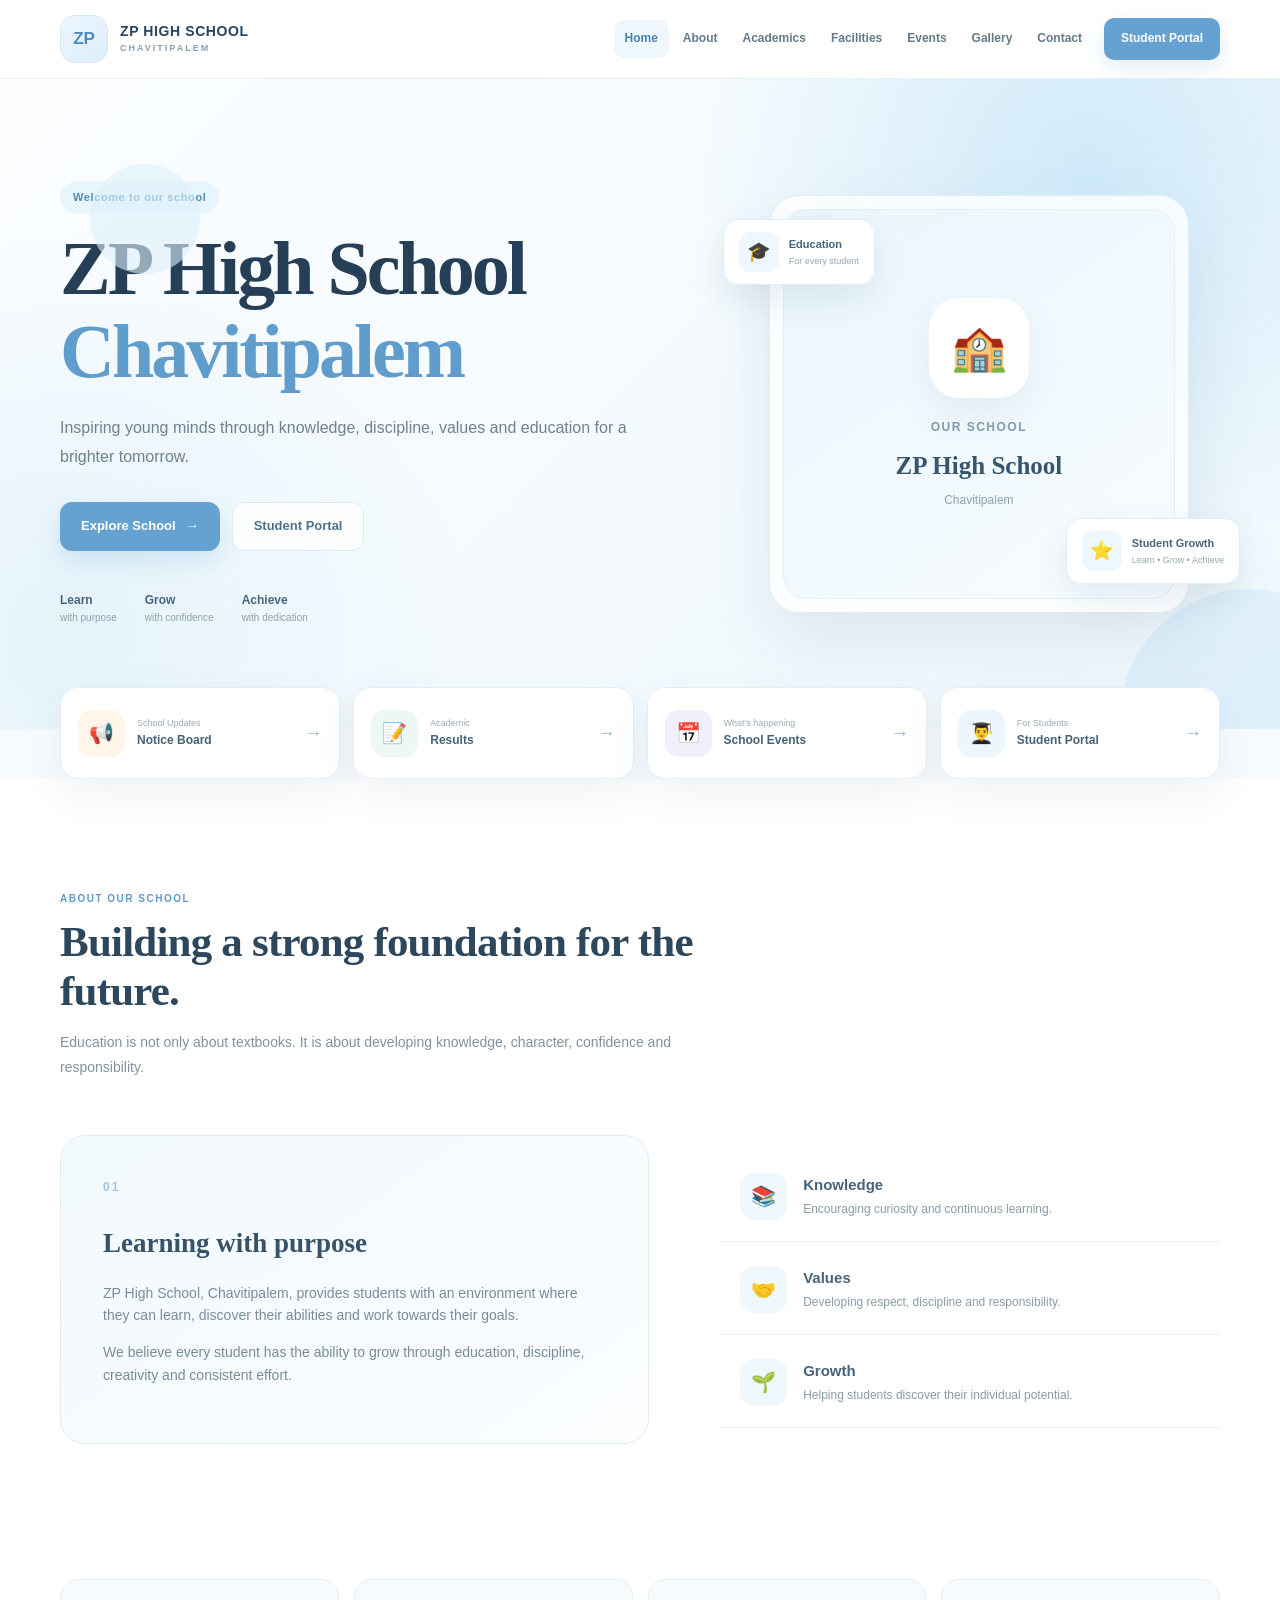
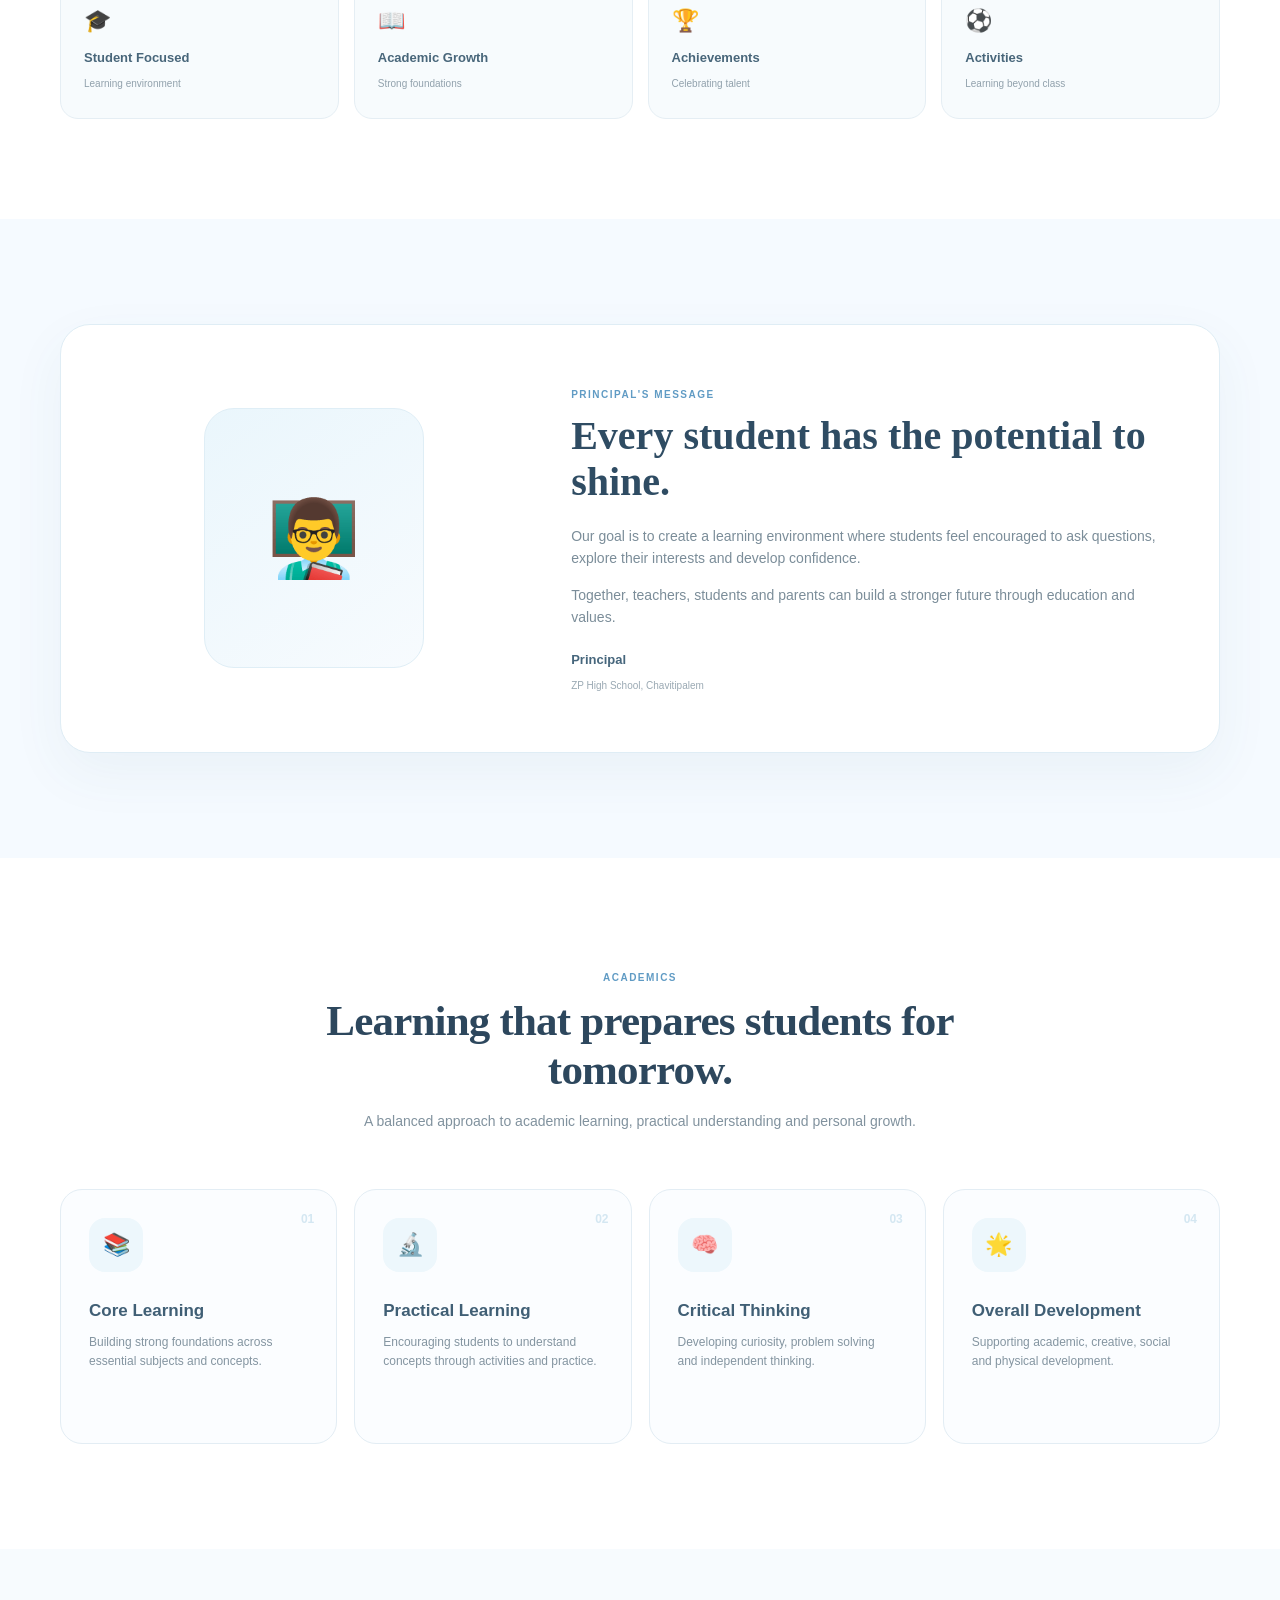
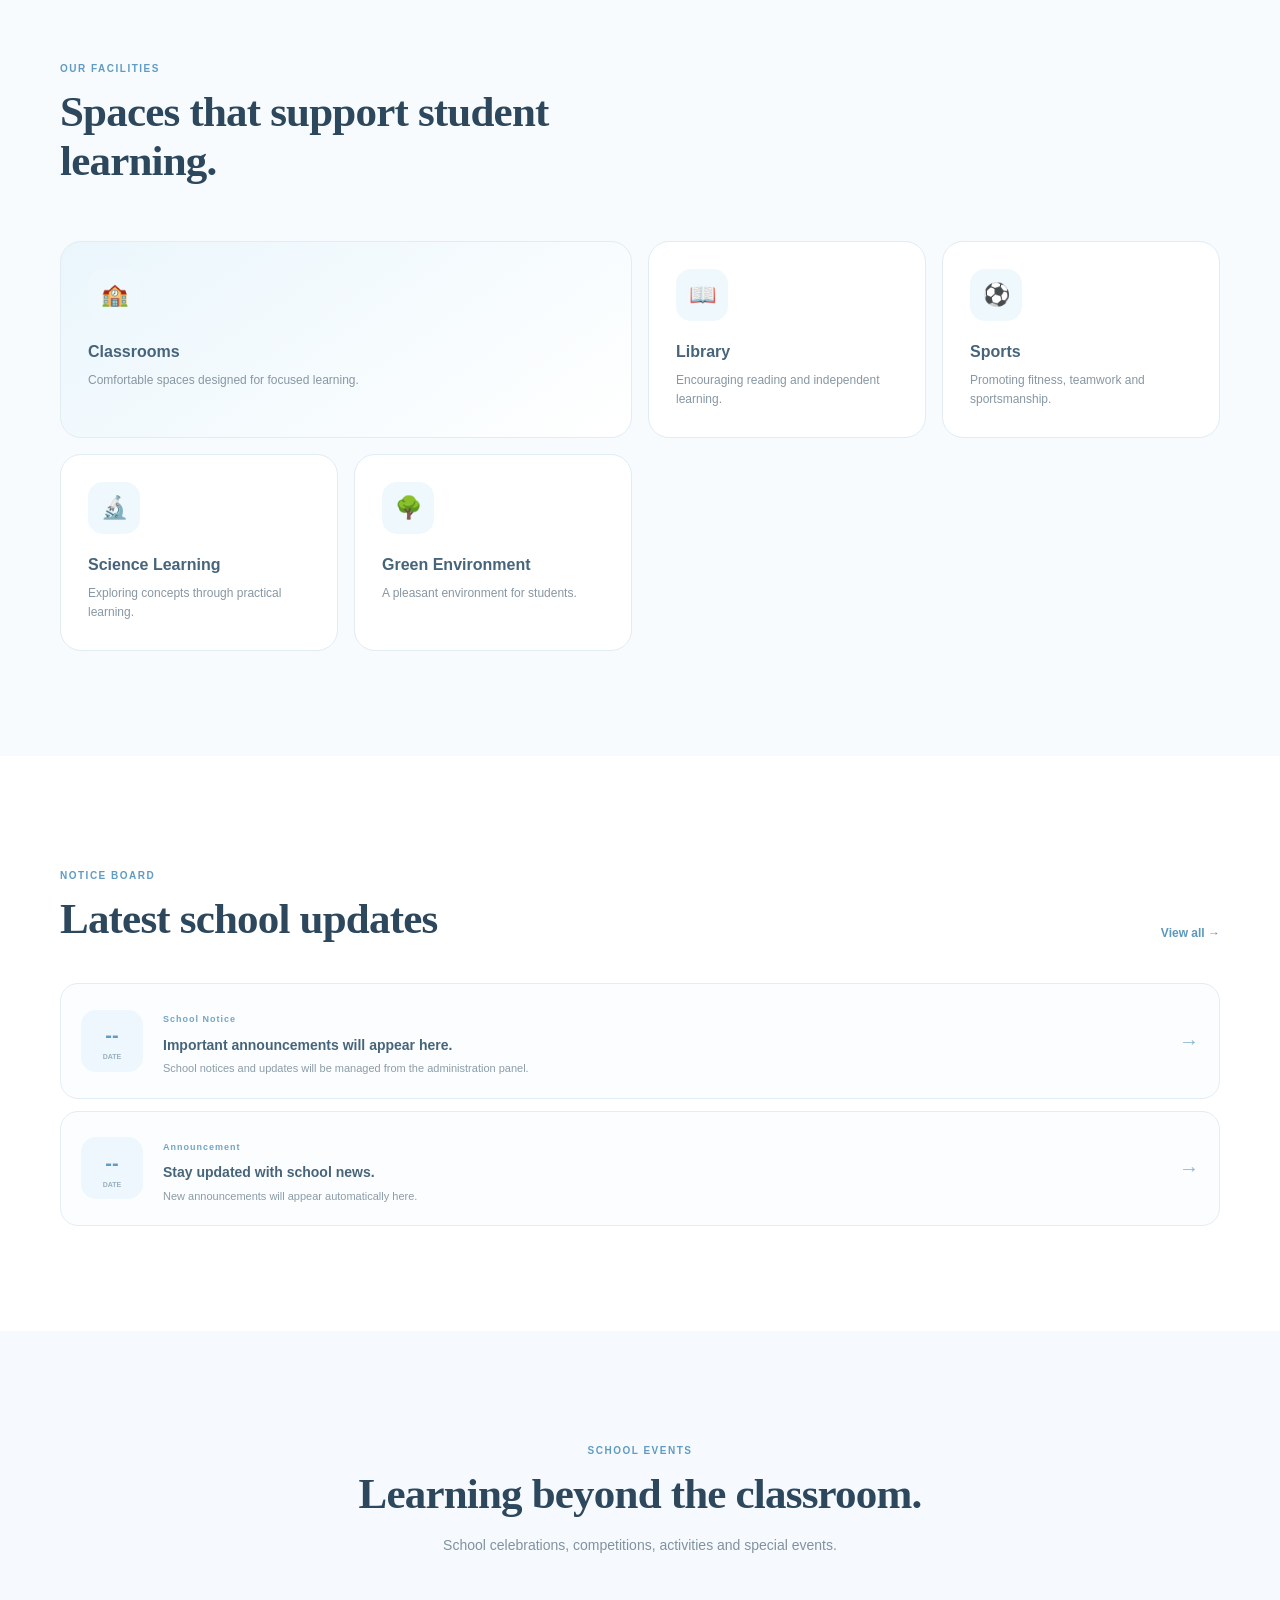
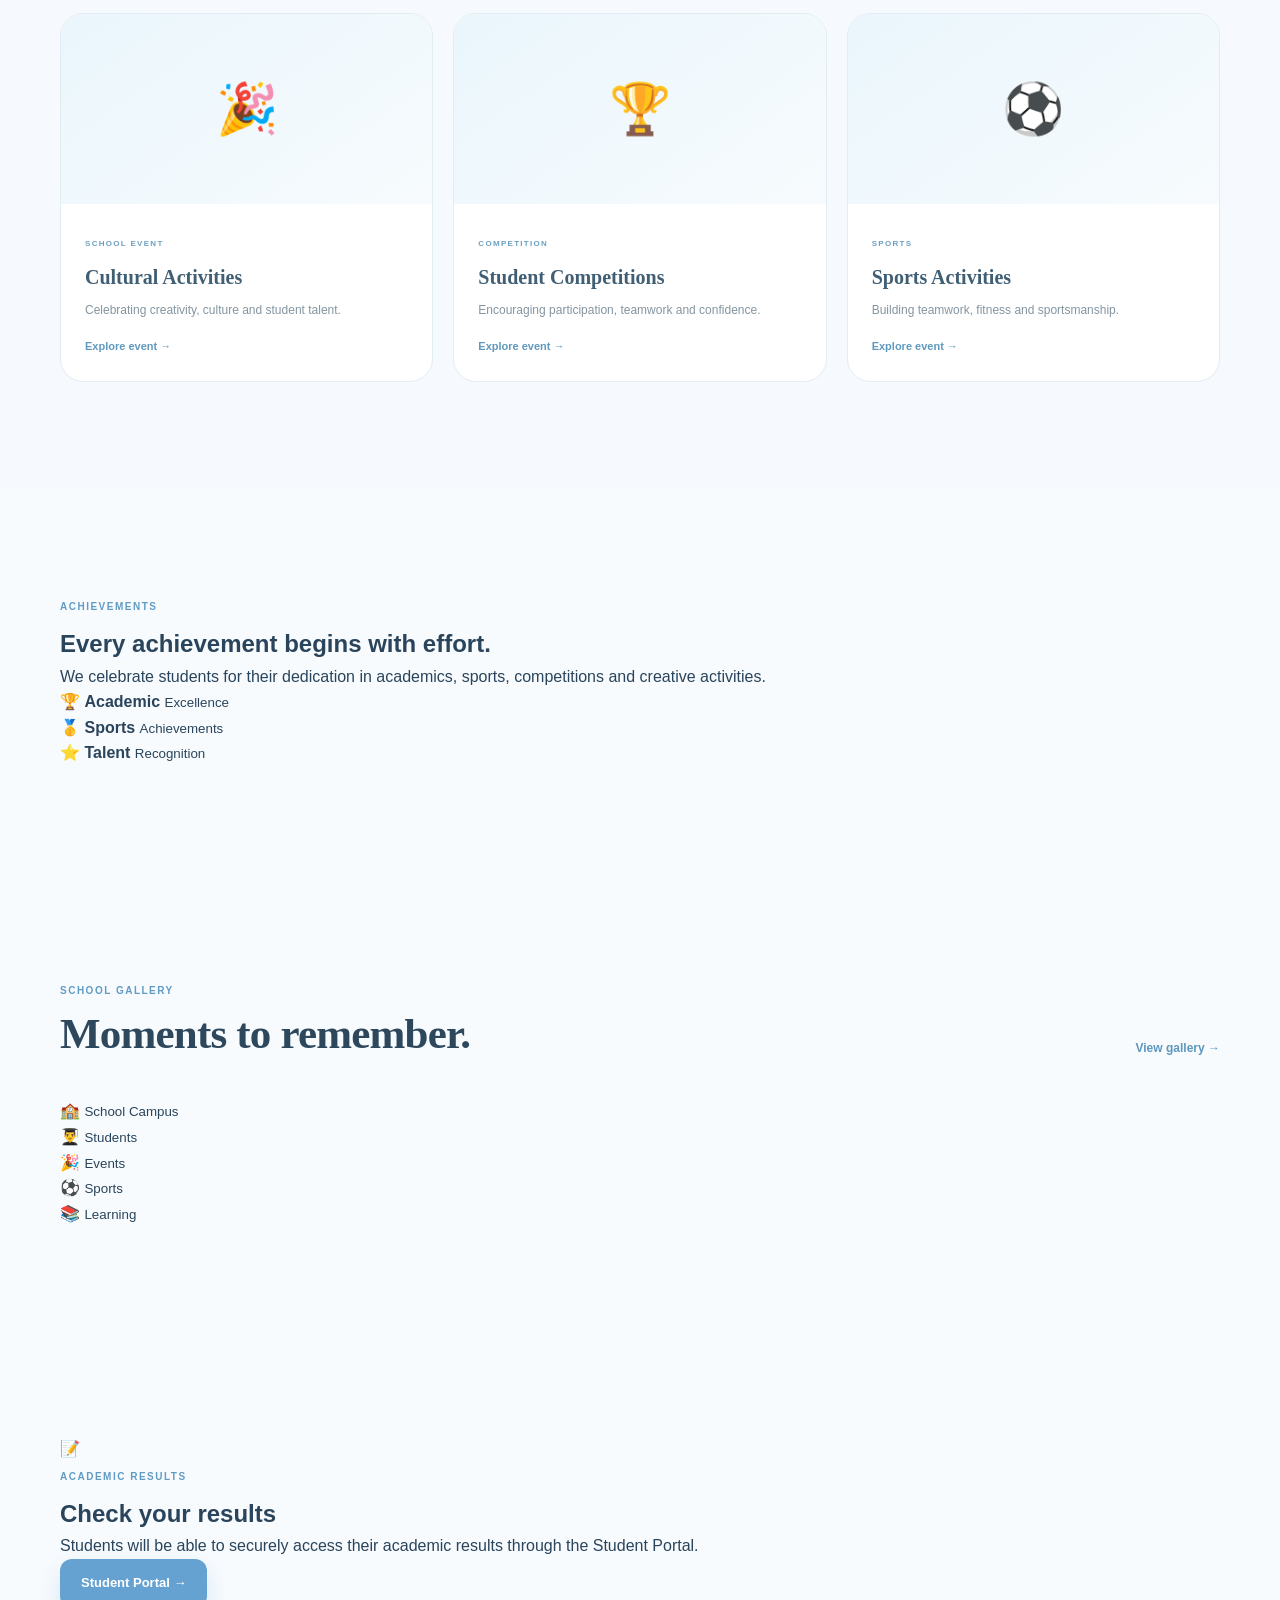
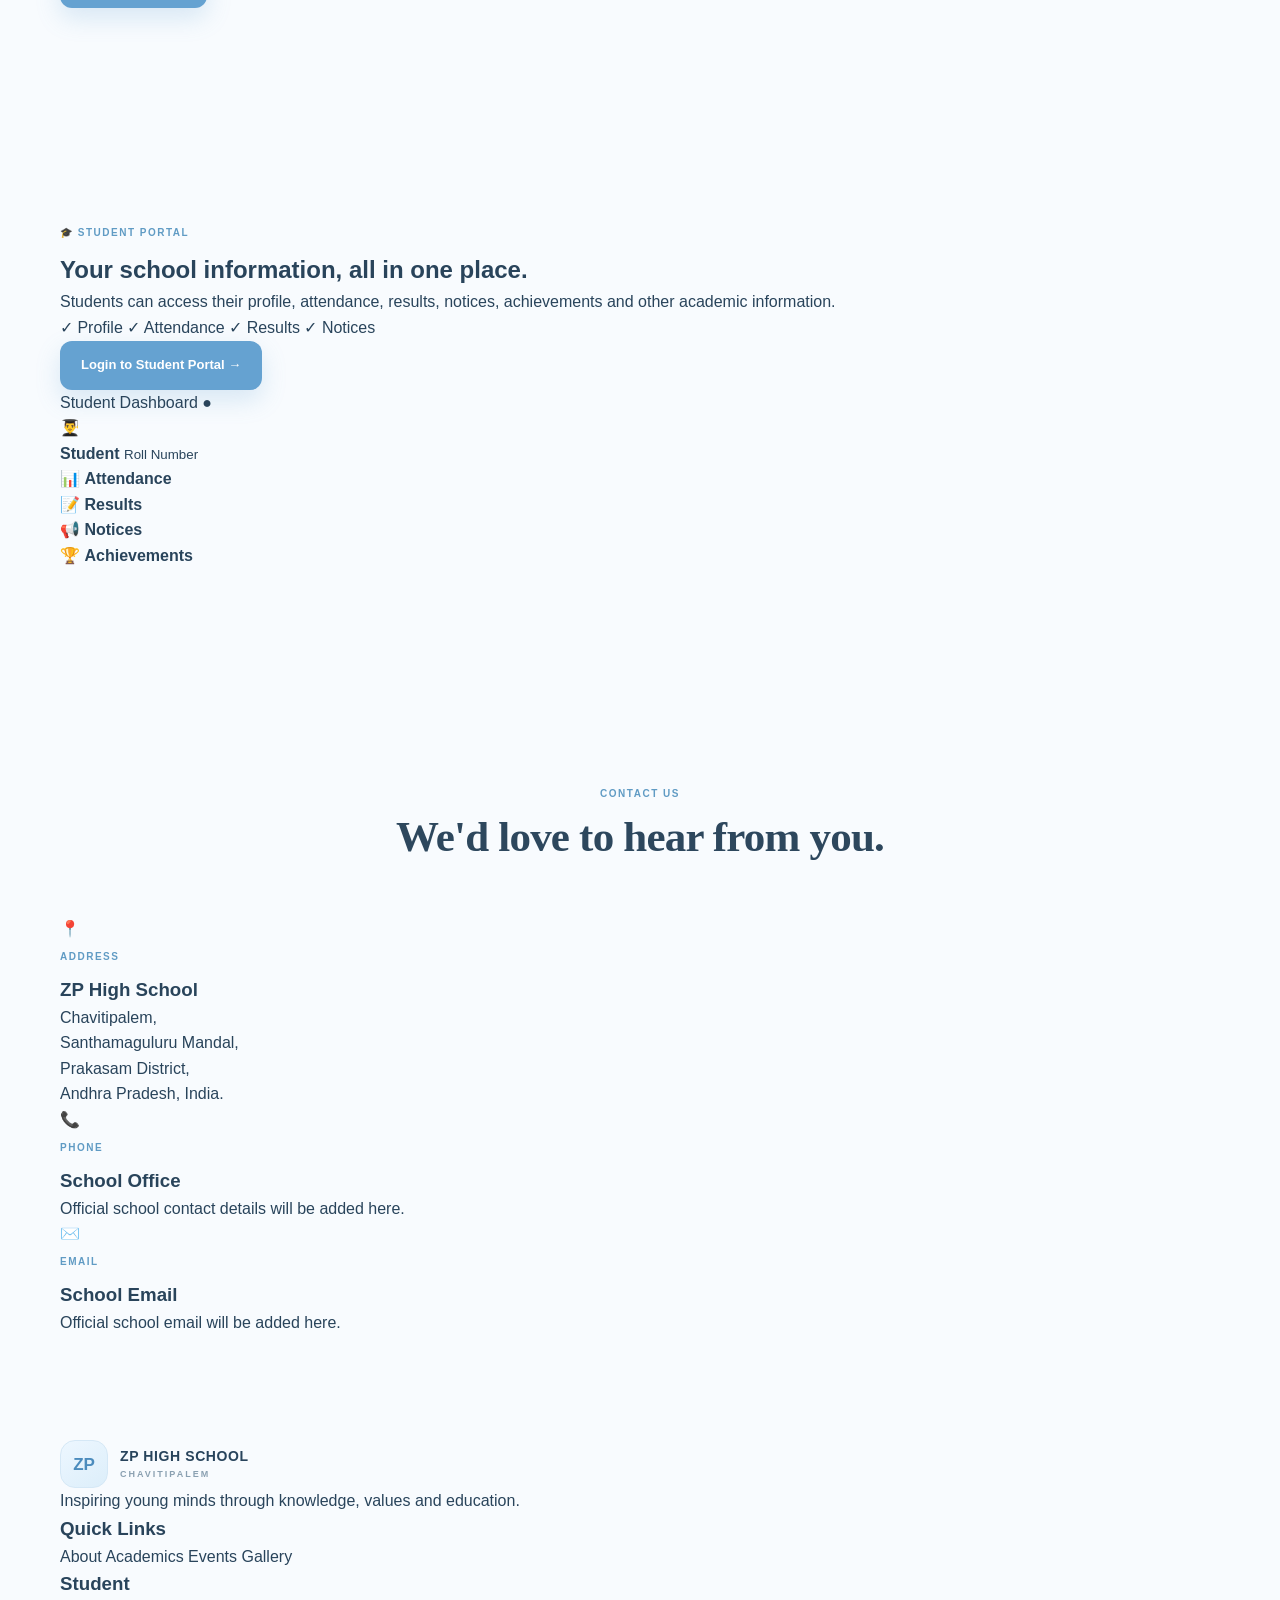
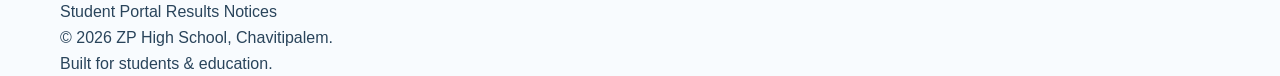
<file: index.html>
<!DOCTYPE html>
<html lang="en">
<head>
    <meta charset="UTF-8">

    <meta name="viewport"
          content="width=device-width, initial-scale=1.0">

    <meta name="description"
          content="ZP High School Chavitipalem - Education, Students, Events, Notices and School Information">

    <meta name="theme-color"
          content="#f5faff">

    <title>ZP High School | Chavitipalem</title>

    <link rel="stylesheet" href="style.css">
</head>

<body>

<!-- ==================================================
     HEADER
================================================== -->

<header class="site-header">

    <div class="container header-inner">

        <a href="#home" class="brand">

            <div class="brand-logo">
                ZP
            </div>

            <div class="brand-text">
                <strong>ZP HIGH SCHOOL</strong>
                <span>CHAVITIPALEM</span>
            </div>

        </a>


        <nav class="desktop-nav">

            <a href="#home" class="active">Home</a>
            <a href="#about">About</a>
            <a href="#academics">Academics</a>
            <a href="#facilities">Facilities</a>
            <a href="#events">Events</a>
            <a href="#gallery">Gallery</a>
            <a href="#contact">Contact</a>

            <a href="#student-login" class="login-nav">
                Student Portal
            </a>

        </nav>


        <button
            class="menu-button"
            id="menuButton"
            aria-label="Open menu">

            <span></span>
            <span></span>
            <span></span>

        </button>

    </div>


    <nav class="mobile-nav" id="mobileNav">

        <a href="#home">Home</a>
        <a href="#about">About</a>
        <a href="#academics">Academics</a>
        <a href="#facilities">Facilities</a>
        <a href="#events">Events</a>
        <a href="#gallery">Gallery</a>
        <a href="#contact">Contact</a>

        <a href="#student-login" class="mobile-login">
            🎓 Student Portal
        </a>

    </nav>

</header>


<!-- ==================================================
     MAIN
================================================== -->

<main>


<!-- ==================================================
     HERO
================================================== -->

<section class="hero" id="home">

    <div class="hero-decoration decoration-one"></div>
    <div class="hero-decoration decoration-two"></div>

    <div class="container hero-grid">

        <div class="hero-content">

            <div class="welcome-badge">
                Welcome to our school
            </div>

            <h1>
                ZP High School
                <span>Chavitipalem</span>
            </h1>

            <p class="hero-description">
                Inspiring young minds through knowledge,
                discipline, values and education for a
                brighter tomorrow.
            </p>


            <div class="hero-actions">

                <a href="#about" class="button primary-button">
                    Explore School
                    <span>→</span>
                </a>

                <a href="#student-login"
                   class="button light-button">
                    Student Portal
                </a>

            </div>


            <div class="hero-mini-info">

                <div>
                    <strong>Learn</strong>
                    <span>with purpose</span>
                </div>

                <div>
                    <strong>Grow</strong>
                    <span>with confidence</span>
                </div>

                <div>
                    <strong>Achieve</strong>
                    <span>with dedication</span>
                </div>

            </div>

        </div>


        <div class="hero-visual">

            <div class="hero-image-card">

                <div class="school-photo-placeholder">

                    <div class="school-photo-icon">
                        🏫
                    </div>

                    <span>Our School</span>

                    <strong>
                        ZP High School
                    </strong>

                    <small>
                        Chavitipalem
                    </small>

                </div>

            </div>


            <div class="floating-card floating-card-top">

                <span class="floating-icon">
                    🎓
                </span>

                <div>
                    <strong>Education</strong>
                    <small>For every student</small>
                </div>

            </div>


            <div class="floating-card floating-card-bottom">

                <span class="floating-icon">
                    ⭐
                </span>

                <div>
                    <strong>Student Growth</strong>
                    <small>Learn • Grow • Achieve</small>
                </div>

            </div>

        </div>

    </div>

</section>


<!-- ==================================================
     QUICK ACCESS
================================================== -->

<section class="quick-section">

    <div class="container">

        <div class="quick-grid">


            <a href="#notices" class="quick-card">

                <div class="quick-icon notice-icon">
                    📢
                </div>

                <div>
                    <span>School Updates</span>
                    <strong>Notice Board</strong>
                </div>

                <b>→</b>

            </a>


            <a href="#results" class="quick-card">

                <div class="quick-icon result-icon">
                    📝
                </div>

                <div>
                    <span>Academic</span>
                    <strong>Results</strong>
                </div>

                <b>→</b>

            </a>


            <a href="#events" class="quick-card">

                <div class="quick-icon event-icon">
                    📅
                </div>

                <div>
                    <span>What's happening</span>
                    <strong>School Events</strong>
                </div>

                <b>→</b>

            </a>


            <a href="#student-login" class="quick-card">

                <div class="quick-icon student-icon">
                    👨‍🎓
                </div>

                <div>
                    <span>For Students</span>
                    <strong>Student Portal</strong>
                </div>

                <b>→</b>

            </a>

        </div>

    </div>

</section>


<!-- ==================================================
     ABOUT
================================================== -->

<section class="section about-section" id="about">

    <div class="container">

        <div class="section-title">

            <span>ABOUT OUR SCHOOL</span>

            <h2>
                Building a strong foundation
                for the future.
            </h2>

            <p>
                Education is not only about textbooks.
                It is about developing knowledge,
                character, confidence and responsibility.
            </p>

        </div>


        <div class="about-grid">

            <div class="about-main-card">

                <div class="about-number">
                    01
                </div>

                <h3>
                    Learning with purpose
                </h3>

                <p>
                    ZP High School, Chavitipalem,
                    provides students with an environment
                    where they can learn, discover their
                    abilities and work towards their goals.
                </p>

                <p>
                    We believe every student has the ability
                    to grow through education, discipline,
                    creativity and consistent effort.
                </p>

            </div>


            <div class="values-list">

                <div class="value-item">

                    <div class="value-icon">
                        📚
                    </div>

                    <div>
                        <h3>Knowledge</h3>
                        <p>
                            Encouraging curiosity and
                            continuous learning.
                        </p>
                    </div>

                </div>


                <div class="value-item">

                    <div class="value-icon">
                        🤝
                    </div>

                    <div>
                        <h3>Values</h3>
                        <p>
                            Developing respect,
                            discipline and responsibility.
                        </p>
                    </div>

                </div>


                <div class="value-item">

                    <div class="value-icon">
                        🌱
                    </div>

                    <div>
                        <h3>Growth</h3>
                        <p>
                            Helping students discover
                            their individual potential.
                        </p>
                    </div>

                </div>

            </div>

        </div>

    </div>

</section>


<!-- ==================================================
     SCHOOL HIGHLIGHTS
================================================== -->

<section class="highlights-section">

    <div class="container">

        <div class="highlight-grid">

            <div class="highlight-card">
                <span>🎓</span>
                <strong>Student Focused</strong>
                <small>Learning environment</small>
            </div>

            <div class="highlight-card">
                <span>📖</span>
                <strong>Academic Growth</strong>
                <small>Strong foundations</small>
            </div>

            <div class="highlight-card">
                <span>🏆</span>
                <strong>Achievements</strong>
                <small>Celebrating talent</small>
            </div>

            <div class="highlight-card">
                <span>⚽</span>
                <strong>Activities</strong>
                <small>Learning beyond class</small>
            </div>

        </div>

    </div>

</section>


<!-- ==================================================
     PRINCIPAL MESSAGE
================================================== -->

<section class="section principal-section">

    <div class="container">

        <div class="principal-card">

            <div class="principal-visual">

                <div class="principal-photo">
                    👨‍🏫
                </div>

            </div>


            <div class="principal-content">

                <span>PRINCIPAL'S MESSAGE</span>

                <h2>
                    Every student has
                    the potential to shine.
                </h2>

                <p>
                    Our goal is to create a learning
                    environment where students feel
                    encouraged to ask questions,
                    explore their interests and
                    develop confidence.
                </p>

                <p>
                    Together, teachers, students and
                    parents can build a stronger future
                    through education and values.
                </p>

                <strong class="principal-sign">
                    Principal
                </strong>

                <small>
                    ZP High School, Chavitipalem
                </small>

            </div>

        </div>

    </div>

</section>


<!-- ==================================================
     ACADEMICS
================================================== -->

<section class="section academics-section"
         id="academics">

    <div class="container">

        <div class="section-title centered">

            <span>ACADEMICS</span>

            <h2>
                Learning that prepares
                students for tomorrow.
            </h2>

            <p>
                A balanced approach to academic learning,
                practical understanding and personal growth.
            </p>

        </div>


        <div class="academic-grid">

            <article class="academic-card">

                <div class="card-number">
                    01
                </div>

                <div class="academic-icon">
                    📚
                </div>

                <h3>
                    Core Learning
                </h3>

                <p>
                    Building strong foundations across
                    essential subjects and concepts.
                </p>

            </article>


            <article class="academic-card">

                <div class="card-number">
                    02
                </div>

                <div class="academic-icon">
                    🔬
                </div>

                <h3>
                    Practical Learning
                </h3>

                <p>
                    Encouraging students to understand
                    concepts through activities and practice.
                </p>

            </article>


            <article class="academic-card">

                <div class="card-number">
                    03
                </div>

                <div class="academic-icon">
                    🧠
                </div>

                <h3>
                    Critical Thinking
                </h3>

                <p>
                    Developing curiosity, problem solving
                    and independent thinking.
                </p>

            </article>


            <article class="academic-card">

                <div class="card-number">
                    04
                </div>

                <div class="academic-icon">
                    🌟
                </div>

                <h3>
                    Overall Development
                </h3>

                <p>
                    Supporting academic, creative,
                    social and physical development.
                </p>

            </article>

        </div>

    </div>

</section>


<!-- ==================================================
     FACILITIES
================================================== -->

<section class="section facilities-section"
         id="facilities">

    <div class="container">

        <div class="section-title">

            <span>OUR FACILITIES</span>

            <h2>
                Spaces that support
                student learning.
            </h2>

        </div>


        <div class="facility-grid">

            <div class="facility-card large-facility">

                <div>
                    <span class="facility-icon">🏫</span>

                    <h3>
                        Classrooms
                    </h3>

                    <p>
                        Comfortable spaces designed
                        for focused learning.
                    </p>
                </div>

            </div>


            <div class="facility-card">

                <span class="facility-icon">
                    📖
                </span>

                <h3>
                    Library
                </h3>

                <p>
                    Encouraging reading and
                    independent learning.
                </p>

            </div>


            <div class="facility-card">

                <span class="facility-icon">
                    ⚽
                </span>

                <h3>
                    Sports
                </h3>

                <p>
                    Promoting fitness,
                    teamwork and sportsmanship.
                </p>

            </div>


            <div class="facility-card">

                <span class="facility-icon">
                    🔬
                </span>

                <h3>
                    Science Learning
                </h3>

                <p>
                    Exploring concepts through
                    practical learning.
                </p>

            </div>


            <div class="facility-card">

                <span class="facility-icon">
                    🌳
                </span>

                <h3>
                    Green Environment
                </h3>

                <p>
                    A pleasant environment
                    for students.
                </p>

            </div>

        </div>

    </div>

</section>


<!-- ==================================================
     NOTICE BOARD
================================================== -->

<section class="section notices-section"
         id="notices">

    <div class="container">

        <div class="section-heading-row">

            <div class="section-title left">

                <span>NOTICE BOARD</span>

                <h2>
                    Latest school updates
                </h2>

            </div>

            <a href="#" class="view-link">
                View all →
            </a>

        </div>


        <div class="notice-list">

            <div class="notice-card">

                <div class="notice-date">
                    <strong>--</strong>
                    <span>DATE</span>
                </div>

                <div class="notice-content">
                    <span>School Notice</span>

                    <h3>
                        Important announcements
                        will appear here.
                    </h3>

                    <p>
                        School notices and updates
                        will be managed from the
                        administration panel.
                    </p>
                </div>

                <span class="notice-arrow">
                    →
                </span>

            </div>


            <div class="notice-card">

                <div class="notice-date">
                    <strong>--</strong>
                    <span>DATE</span>
                </div>

                <div class="notice-content">
                    <span>Announcement</span>

                    <h3>
                        Stay updated with school news.
                    </h3>

                    <p>
                        New announcements will
                        appear automatically here.
                    </p>
                </div>

                <span class="notice-arrow">
                    →
                </span>

            </div>

        </div>

    </div>

</section>


<!-- ==================================================
     EVENTS
================================================== -->

<section class="section events-section"
         id="events">

    <div class="container">

        <div class="section-title centered">

            <span>SCHOOL EVENTS</span>

            <h2>
                Learning beyond
                the classroom.
            </h2>

            <p>
                School celebrations, competitions,
                activities and special events.
            </p>

        </div>


        <div class="event-grid">

            <div class="event-card">

                <div class="event-image">
                    🎉
                </div>

                <div class="event-body">

                    <span class="event-tag">
                        SCHOOL EVENT
                    </span>

                    <h3>
                        Cultural Activities
                    </h3>

                    <p>
                        Celebrating creativity,
                        culture and student talent.
                    </p>

                    <a href="#">
                        Explore event →
                    </a>

                </div>

            </div>


            <div class="event-card">

                <div class="event-image">
                    🏆
                </div>

                <div class="event-body">

                    <span class="event-tag">
                        COMPETITION
                    </span>

                    <h3>
                        Student Competitions
                    </h3>

                    <p>
                        Encouraging participation,
                        teamwork and confidence.
                    </p>

                    <a href="#">
                        Explore event →
                    </a>

                </div>

            </div>


            <div class="event-card">

                <div class="event-image">
                    ⚽
                </div>

                <div class="event-body">

                    <span class="event-tag">
                        SPORTS
                    </span>

                    <h3>
                        Sports Activities
                    </h3>

                    <p>
                        Building teamwork,
                        fitness and sportsmanship.
                    </p>

                    <a href="#">
                        Explore event →
                    </a>

                </div>

            </div>

        </div>

    </div>

</section>


<!-- ==================================================
     ACHIEVEMENTS
================================================== -->

<section class="section achievement-section"
         id="achievements">

    <div class="container">

        <div class="achievement-wrapper">

            <div class="achievement-intro">

                <span>ACHIEVEMENTS</span>

                <h2>
                    Every achievement
                    begins with effort.
                </h2>

                <p>
                    We celebrate students for their
                    dedication in academics, sports,
                    competitions and creative activities.
                </p>

            </div>


            <div class="achievement-items">

                <div>
                    <span>🏆</span>
                    <strong>Academic</strong>
                    <small>Excellence</small>
                </div>

                <div>
                    <span>🥇</span>
                    <strong>Sports</strong>
                    <small>Achievements</small>
                </div>

                <div>
                    <span>⭐</span>
                    <strong>Talent</strong>
                    <small>Recognition</small>
                </div>

            </div>

        </div>

    </div>

</section>


<!-- ==================================================
     GALLERY
================================================== -->

<section class="section gallery-section"
         id="gallery">

    <div class="container">

        <div class="section-heading-row">

            <div class="section-title left">

                <span>SCHOOL GALLERY</span>

                <h2>
                    Moments to remember.
                </h2>

            </div>

            <a href="#" class="view-link">
                View gallery →
            </a>

        </div>


        <div class="gallery-grid">

            <div class="gallery-item gallery-large">
                <span>🏫</span>
                <small>School Campus</small>
            </div>

            <div class="gallery-item">
                <span>👨‍🎓</span>
                <small>Students</small>
            </div>

            <div class="gallery-item">
                <span>🎉</span>
                <small>Events</small>
            </div>

            <div class="gallery-item">
                <span>⚽</span>
                <small>Sports</small>
            </div>

            <div class="gallery-item">
                <span>📚</span>
                <small>Learning</small>
            </div>

        </div>

    </div>

</section>


<!-- ==================================================
     RESULTS
================================================== -->

<section class="section results-section"
         id="results">

    <div class="container">

        <div class="results-card">

            <div class="results-icon">
                📝
            </div>

            <div>

                <span>ACADEMIC RESULTS</span>

                <h2>
                    Check your results
                </h2>

                <p>
                    Students will be able to securely
                    access their academic results through
                    the Student Portal.
                </p>

            </div>

            <a href="#student-login"
               class="button primary-button">
                Student Portal →
            </a>

        </div>

    </div>

</section>


<!-- ==================================================
     STUDENT PORTAL
================================================== -->

<section class="section student-section"
         id="student-login">

    <div class="container">

        <div class="student-card">

            <div class="student-content">

                <span>🎓 STUDENT PORTAL</span>

                <h2>
                    Your school information,
                    all in one place.
                </h2>

                <p>
                    Students can access their profile,
                    attendance, results, notices,
                    achievements and other academic
                    information.
                </p>


                <div class="student-features">

                    <span>✓ Profile</span>
                    <span>✓ Attendance</span>
                    <span>✓ Results</span>
                    <span>✓ Notices</span>

                </div>


                <a href="student-login.html"
                   class="button primary-button">
                    Login to Student Portal →
                </a>

            </div>


            <div class="student-preview">

                <div class="preview-top">

                    <span>Student Dashboard</span>

                    <span class="preview-dot">
                        ●
                    </span>

                </div>


                <div class="preview-profile">

                    <div class="preview-avatar">
                        👨‍🎓
                    </div>

                    <div>
                        <strong>
                            Student
                        </strong>

                        <small>
                            Roll Number
                        </small>
                    </div>

                </div>


                <div class="preview-grid">

                    <div>
                        📊
                        <strong>Attendance</strong>
                    </div>

                    <div>
                        📝
                        <strong>Results</strong>
                    </div>

                    <div>
                        📢
                        <strong>Notices</strong>
                    </div>

                    <div>
                        🏆
                        <strong>Achievements</strong>
                    </div>

                </div>

            </div>

        </div>

    </div>

</section>


<!-- ==================================================
     CONTACT
================================================== -->

<section class="section contact-section"
         id="contact">

    <div class="container">

        <div class="section-title centered">

            <span>CONTACT US</span>

            <h2>
                We'd love to hear from you.
            </h2>

        </div>


        <div class="contact-grid">

            <div class="contact-card">

                <div class="contact-icon">
                    📍
                </div>

                <span>ADDRESS</span>

                <h3>
                    ZP High School
                </h3>

                <p>
                    Chavitipalem,<br>
                    Santhamaguluru Mandal,<br>
                    Prakasam District,<br>
                    Andhra Pradesh, India.
                </p>

            </div>


            <div class="contact-card">

                <div class="contact-icon">
                    📞
                </div>

                <span>PHONE</span>

                <h3>
                    School Office
                </h3>

                <p>
                    Official school contact
                    details will be added here.
                </p>

            </div>


            <div class="contact-card">

                <div class="contact-icon">
                    ✉️
                </div>

                <span>EMAIL</span>

                <h3>
                    School Email
                </h3>

                <p>
                    Official school email
                    will be added here.
                </p>

            </div>

        </div>

    </div>

</section>


</main>


<!-- ==================================================
     FOOTER
================================================== -->

<footer class="site-footer">

    <div class="container footer-top">

        <div class="footer-brand">

            <div class="brand">

                <div class="brand-logo">
                    ZP
                </div>

                <div class="brand-text">
                    <strong>ZP HIGH SCHOOL</strong>
                    <span>CHAVITIPALEM</span>
                </div>

            </div>

            <p>
                Inspiring young minds through
                knowledge, values and education.
            </p>

        </div>


        <div class="footer-links">

            <h3>Quick Links</h3>

            <a href="#about">About</a>
            <a href="#academics">Academics</a>
            <a href="#events">Events</a>
            <a href="#gallery">Gallery</a>

        </div>


        <div class="footer-links">

            <h3>Student</h3>

            <a href="#student-login">
                Student Portal
            </a>

            <a href="#results">
                Results
            </a>

            <a href="#notices">
                Notices
            </a>

        </div>

    </div>


    <div class="container footer-bottom">

        <p>
            © <span id="year">2026</span>
            ZP High School, Chavitipalem.
        </p>

        <span>
            Built for students & education.
        </span>

    </div>

</footer>


<script src="script.js"></script>
</body>
</html>
</file>
<file: style.css>
/* =====================================================
   ZP HIGH SCHOOL — CHAVITIPALEM
   PREMIUM LIGHT UI
===================================================== */


/* =====================================================
   1. RESET
===================================================== */

* {
    margin: 0;
    padding: 0;
    box-sizing: border-box;
}

html {
    scroll-behavior: smooth;
    scroll-padding-top: 85px;
}

body {
    font-family:
        Inter,
        -apple-system,
        BlinkMacSystemFont,
        "Segoe UI",
        Arial,
        sans-serif;

    color: #29445b;
    background: #f8fbfe;
    line-height: 1.6;
    overflow-x: hidden;
}

a {
    color: inherit;
    text-decoration: none;
}

button {
    font: inherit;
    cursor: pointer;
}

img {
    max-width: 100%;
    display: block;
}

.container {
    width: min(1160px, calc(100% - 40px));
    margin: auto;
}


/* =====================================================
   2. HEADER
===================================================== */

.site-header {
    position: sticky;
    top: 0;
    z-index: 999;

    background: rgba(255, 255, 255, 0.92);

    border-bottom: 1px solid #e8f0f6;

    backdrop-filter: blur(18px);
    -webkit-backdrop-filter: blur(18px);
}

.header-inner {
    min-height: 78px;

    display: flex;
    align-items: center;
    justify-content: space-between;

    gap: 25px;
}


/* Brand */

.brand {
    display: flex;
    align-items: center;
    gap: 12px;
}

.brand-logo {
    width: 48px;
    height: 48px;

    display: grid;
    place-items: center;

    border-radius: 15px;

    background:
        linear-gradient(
            145deg,
            #edf7ff,
            #dceefa
        );

    border: 1px solid #d5e8f6;

    color: #4c8cbd;

    font-size: 17px;
    font-weight: 800;
}

.brand-text {
    display: flex;
    flex-direction: column;

    line-height: 1.1;
}

.brand-text strong {
    color: #28445c;

    font-size: 14px;
    font-weight: 800;

    letter-spacing: 0.6px;
}

.brand-text span {
    margin-top: 5px;

    color: #8aa0b1;

    font-size: 9px;
    font-weight: 700;

    letter-spacing: 2px;
}


/* Desktop Navigation */

.desktop-nav {
    display: flex;
    align-items: center;
    gap: 3px;
}

.desktop-nav > a {
    padding: 9px 11px;

    border-radius: 10px;

    color: #64798a;

    font-size: 12px;
    font-weight: 650;

    transition: 0.25s ease;
}

.desktop-nav > a:hover,
.desktop-nav > a.active {
    color: #4385b7;
    background: #f0f7fc;
}

.desktop-nav .login-nav {
    margin-left: 8px;

    padding: 11px 17px;

    color: white;

    background: #65a2d1;

    box-shadow:
        0 8px 20px rgba(101, 162, 209, 0.18);
}

.desktop-nav .login-nav:hover {
    color: white;
    background: #548fbe;
}


/* Mobile button */

.menu-button {
    display: none;

    width: 45px;
    height: 45px;

    border: 1px solid #dce9f2;
    border-radius: 13px;

    background: white;

    padding: 10px;
}

.menu-button span {
    display: block;

    width: 100%;
    height: 2px;

    margin: 5px 0;

    border-radius: 5px;

    background: #52738a;
}


/* Mobile nav */

.mobile-nav {
    display: none;

    padding: 10px 20px 18px;

    background: white;

    border-top: 1px solid #edf2f6;
}

.mobile-nav a {
    display: block;

    padding: 12px;

    border-radius: 10px;

    color: #587084;

    font-size: 14px;
    font-weight: 650;
}

.mobile-nav a:hover {
    background: #f2f8fc;
}

.mobile-nav.open {
    display: block;
}

.mobile-nav .mobile-login {
    margin-top: 7px;

    text-align: center;

    color: white;
    background: #65a2d1;
}


/* =====================================================
   3. HERO
===================================================== */

.hero {
    position: relative;

    min-height: 650px;

    display: flex;
    align-items: center;

    overflow: hidden;

    background:
        radial-gradient(
            circle at 85% 15%,
            rgba(188, 226, 247, 0.65),
            transparent 32%
        ),
        radial-gradient(
            circle at 5% 85%,
            rgba(224, 241, 250, 0.8),
            transparent 30%
        ),
        linear-gradient(
            135deg,
            #fbfdff,
            #eff8fd
        );
}

.hero-grid {
    display: grid;

    grid-template-columns:
        minmax(0, 1fr)
        minmax(360px, 0.8fr);

    align-items: center;

    gap: 75px;

    padding: 90px 0;
}


/* Decorative circles */

.hero-decoration {
    position: absolute;

    border-radius: 50%;

    pointer-events: none;
}

.decoration-one {
    width: 260px;
    height: 260px;

    right: -100px;
    bottom: -120px;

    background: rgba(210, 236, 249, 0.55);
}

.decoration-two {
    width: 110px;
    height: 110px;

    left: 7%;
    top: 13%;

    background: rgba(222, 241, 251, 0.6);
}


/* Hero text */

.welcome-badge {
    display: inline-flex;

    padding: 7px 13px;

    margin-bottom: 18px;

    border-radius: 50px;

    color: #4c8ebd;

    background: #e8f5fc;

    font-size: 11px;
    font-weight: 750;

    letter-spacing: 0.6px;
}

.hero h1 {
    max-width: 680px;

    color: #263f56;

    font-family:
        Georgia,
        "Times New Roman",
        serif;

    font-size: clamp(48px, 6vw, 76px);

    line-height: 0.98;

    letter-spacing: -3px;
}

.hero h1 span {
    display: block;

    margin-top: 8px;

    color: #619dcc;
}

.hero-description {
    max-width: 590px;

    margin: 26px 0 30px;

    color: #6e8292;

    font-size: 16px;

    line-height: 1.8;
}


/* Hero buttons */

.hero-actions {
    display: flex;
    flex-wrap: wrap;

    gap: 12px;
}

.button {
    min-height: 49px;

    display: inline-flex;
    align-items: center;
    justify-content: center;

    gap: 10px;

    padding: 0 21px;

    border-radius: 12px;

    font-size: 13px;
    font-weight: 750;

    transition:
        transform 0.25s ease,
        box-shadow 0.25s ease,
        background 0.25s ease;
}

.primary-button {
    color: white;

    background: #65a2d1;

    box-shadow:
        0 10px 25px rgba(101, 162, 209, 0.22);
}

.primary-button:hover {
    transform: translateY(-3px);

    background: #548fbe;

    box-shadow:
        0 14px 30px rgba(101, 162, 209, 0.25);
}

.light-button {
    color: #4e718a;

    background: rgba(255, 255, 255, 0.9);

    border: 1px solid #dceaf3;
}

.light-button:hover {
    transform: translateY(-3px);

    background: white;
}


/* Mini info */

.hero-mini-info {
    display: flex;

    gap: 28px;

    margin-top: 40px;
}

.hero-mini-info div {
    display: flex;
    flex-direction: column;
}

.hero-mini-info strong {
    color: #46667e;

    font-size: 12px;
}

.hero-mini-info span {
    color: #91a1ad;

    font-size: 10px;
}


/* =====================================================
   4. HERO VISUAL
===================================================== */

.hero-visual {
    position: relative;

    min-height: 440px;

    display: flex;
    align-items: center;
    justify-content: center;
}

.hero-image-card {
    width: 100%;
    max-width: 420px;

    padding: 13px;

    border-radius: 30px;

    background: rgba(255, 255, 255, 0.8);

    border: 1px solid #e1edf5;

    box-shadow:
        0 30px 70px rgba(62, 102, 128, 0.12);
}

.school-photo-placeholder {
    min-height: 390px;

    display: flex;
    flex-direction: column;
    align-items: center;
    justify-content: center;

    text-align: center;

    border-radius: 23px;

    background:
        linear-gradient(
            145deg,
            #eaf6fd,
            #f8fcff
        );

    border: 1px solid #e3f0f7;
}

.school-photo-icon {
    width: 100px;
    height: 100px;

    display: grid;
    place-items: center;

    margin-bottom: 20px;

    border-radius: 30px;

    background: white;

    font-size: 45px;

    box-shadow:
        0 15px 35px rgba(71, 115, 143, 0.09);
}

.school-photo-placeholder span {
    color: #7e9caf;

    font-size: 12px;
    font-weight: 700;

    text-transform: uppercase;

    letter-spacing: 1.5px;
}

.school-photo-placeholder strong {
    margin-top: 8px;

    color: #36566e;

    font-family: Georgia, serif;

    font-size: 25px;
}

.school-photo-placeholder small {
    margin-top: 5px;

    color: #8ca2b1;

    font-size: 12px;
}


/* Floating cards */

.floating-card {
    position: absolute;

    display: flex;
    align-items: center;

    gap: 10px;

    padding: 12px 15px;

    border-radius: 15px;

    background: rgba(255, 255, 255, 0.94);

    border: 1px solid #e2edf4;

    box-shadow:
        0 15px 35px rgba(53, 93, 119, 0.1);

    backdrop-filter: blur(10px);
}

.floating-card-top {
    top: 35px;
    left: -15px;
}

.floating-card-bottom {
    right: -20px;
    bottom: 40px;
}

.floating-icon {
    width: 40px;
    height: 40px;

    display: grid;
    place-items: center;

    border-radius: 12px;

    background: #edf7fd;

    font-size: 19px;
}

.floating-card div {
    display: flex;
    flex-direction: column;
}

.floating-card strong {
    color: #45657b;

    font-size: 11px;
}

.floating-card small {
    color: #94a5b1;

    font-size: 9px;
}


/* =====================================================
   5. QUICK ACCESS
===================================================== */

.quick-section {
    position: relative;

    z-index: 5;

    margin-top: -42px;
}

.quick-grid {
    display: grid;

    grid-template-columns: repeat(4, 1fr);

    gap: 13px;
}

.quick-card {
    display: flex;
    align-items: center;

    gap: 12px;

    min-height: 92px;

    padding: 17px;

    background: white;

    border: 1px solid #e4edf4;

    border-radius: 18px;

    box-shadow:
        0 15px 40px rgba(52, 91, 116, 0.08);

    transition: 0.25s ease;
}

.quick-card:hover {
    transform: translateY(-5px);

    border-color: #cfe3f0;

    box-shadow:
        0 20px 45px rgba(52, 91, 116, 0.11);
}

.quick-icon {
    width: 47px;
    height: 47px;

    flex-shrink: 0;

    display: grid;
    place-items: center;

    border-radius: 14px;

    font-size: 20px;
}

.notice-icon {
    background: #fff5e9;
}

.result-icon {
    background: #edf8f4;
}

.event-icon {
    background: #f0effc;
}

.student-icon {
    background: #edf6fd;
}

.quick-card div:nth-child(2) {
    display: flex;
    flex-direction: column;
}

.quick-card span {
    color: #9aaab5;

    font-size: 9px;
}

.quick-card strong {
    color: #456278;

    font-size: 12px;
}

.quick-card b {
    margin-left: auto;

    color: #91b7d2;

    font-size: 18px;

    font-weight: 400;
}


/* =====================================================
   6. GENERAL SECTIONS
===================================================== */

.section {
    padding: 105px 0;
}

.section-title {
    max-width: 650px;

    margin-bottom: 55px;
}

.section-title.centered,
.section-heading {
    margin-left: auto;
    margin-right: auto;

    text-align: center;
}

.section-title span,
.section-heading span,
.principal-content > span,
.achievement-intro > span,
.results-card > div > span,
.contact-card > span,
.student-content > span {
    display: inline-block;

    margin-bottom: 10px;

    color: #609bc4;

    font-size: 10px;
    font-weight: 800;

    letter-spacing: 1.5px;
}

.section-title h2,
.section-heading h2 {
    color: #2d475d;

    font-family:
        Georgia,
        "Times New Roman",
        serif;

    font-size: clamp(30px, 4vw, 43px);

    line-height: 1.15;

    letter-spacing: -0.8px;
}

.section-title p,
.section-heading p {
    margin-top: 14px;

    color: #81929e;

    font-size: 14px;

    line-height: 1.8;
}


/* =====================================================
   7. ABOUT
===================================================== */

.about-section {
    background: white;
}

.about-grid {
    display: grid;

    grid-template-columns: 1fr 0.85fr;

    gap: 70px;

    align-items: center;
}

.about-main-card {
    position: relative;

    padding: 42px;

    border-radius: 25px;

    background:
        linear-gradient(
            145deg,
            #f2f9fd,
            #fbfdff
        );

    border: 1px solid #e1edf4;
}

.about-number {
    margin-bottom: 25px;

    color: #a1c7df;

    font-size: 12px;
    font-weight: 800;

    letter-spacing: 2px;
}

.about-main-card h3 {
    margin-bottom: 16px;

    color: #35536a;

    font-family: Georgia, serif;

    font-size: 27px;
}

.about-main-card p {
    margin-bottom: 15px;

    color: #788c9a;

    font-size: 14px;
}

.values-list {
    display: flex;
    flex-direction: column;

    gap: 3px;
}

.value-item {
    display: flex;

    gap: 16px;

    padding: 21px;

    border-bottom: 1px solid #e7eff4;
}

.value-icon {
    width: 47px;
    height: 47px;

    flex-shrink: 0;

    display: grid;
    place-items: center;

    border-radius: 14px;

    background: #eff8fd;

    font-size: 20px;
}

.value-item h3 {
    margin-bottom: 3px;

    color: #45647a;

    font-size: 15px;
}

.value-item p {
    color: #8a9ba7;

    font-size: 12px;
}


/* =====================================================
   8. HIGHLIGHTS
===================================================== */

.highlights-section {
    padding: 30px 0 100px;

    background: white;
}

.highlight-grid {
    display: grid;

    grid-template-columns: repeat(4, 1fr);

    gap: 15px;
}

.highlight-card {
    padding: 23px;

    border-radius: 18px;

    background: #f7fbfd;

    border: 1px solid #e5eef4;
}

.highlight-card span {
    display: block;

    margin-bottom: 10px;

    font-size: 22px;
}

.highlight-card strong {
    display: block;

    color: #48667a;

    font-size: 13px;
}

.highlight-card small {
    color: #91a1ac;

    font-size: 10px;
}


/* =====================================================
   9. PRINCIPAL
===================================================== */

.principal-section {
    background: #f5faff;
}

.principal-card {
    display: grid;

    grid-template-columns: 0.8fr 1.2fr;

    align-items: center;

    gap: 60px;

    padding: 55px;

    border: 1px solid #dfedf5;

    border-radius: 30px;

    background: white;

    box-shadow:
        0 20px 55px rgba(57, 94, 119, 0.06);
}

.principal-visual {
    display: flex;
    justify-content: center;
}

.principal-photo {
    width: 220px;
    height: 260px;

    display: grid;
    place-items: center;

    border-radius: 30px;

    background:
        linear-gradient(
            145deg,
            #eaf6fc,
            #f7fbfe
        );

    border: 1px solid #dfeef6;

    font-size: 75px;
}

.principal-content h2 {
    margin-bottom: 20px;

    color: #2f4c63;

    font-family: Georgia, serif;

    font-size: clamp(28px, 4vw, 40px);

    line-height: 1.15;
}

.principal-content p {
    margin-bottom: 14px;

    color: #7b8d99;

    font-size: 14px;
}

.principal-sign {
    display: block;

    margin-top: 22px;

    color: #46667c;

    font-size: 13px;
}

.principal-content > small {
    color: #9aa9b3;

    font-size: 10px;
}


/* =====================================================
   10. ACADEMICS
===================================================== */

.academics-section {
    background: white;
}

.academic-grid {
    display: grid;

    grid-template-columns: repeat(4, 1fr);

    gap: 17px;
}

.academic-card {
    position: relative;

    min-height: 255px;

    padding: 28px;

    overflow: hidden;

    border: 1px solid #e3edf4;

    border-radius: 22px;

    background: #fbfdff;

    transition: 0.25s ease;
}

.academic-card:hover {
    transform: translateY(-5px);

    background: white;

    box-shadow:
        0 18px 40px rgba(54, 94, 120, 0.08);
}

.card-number {
    position: absolute;

    top: 20px;
    right: 22px;

    color: #d4e7f2;

    font-size: 12px;
    font-weight: 800;
}

.academic-icon {
    width: 54px;
    height: 54px;

    margin-bottom: 25px;

    display: grid;
    place-items: center;

    border-radius: 16px;

    background: #edf7fc;

    font-size: 22px;
}

.academic-card h3 {
    margin-bottom: 9px;

    color: #405f75;

    font-size: 17px;
}

.academic-card p {
    color: #8495a1;

    font-size: 12px;
}


/* =====================================================
   11. FACILITIES
===================================================== */

.facilities-section {
    background: #f7fbfe;
}

.facility-grid {
    display: grid;

    grid-template-columns: repeat(4, 1fr);

    gap: 16px;
}

.facility-card {
    min-height: 190px;

    padding: 27px;

    border: 1px solid #e1ecf3;

    border-radius: 21px;

    background: white;

    transition: 0.25s ease;
}

.facility-card:hover {
    transform: translateY(-4px);
}

.large-facility {
    grid-column: span 2;

    background:
        linear-gradient(
            145deg,
            #eaf6fc,
            white
        );
}

.facility-icon {
    display: block;

    width: 52px;
    height: 52px;

    display: grid;
    place-items: center;

    margin-bottom: 18px;

    border-radius: 15px;

    background: #eff8fd;

    font-size: 22px;
}

.facility-card h3 {
    margin-bottom: 7px;

    color: #46647a;

    font-size: 16px;
}

.facility-card p {
    color: #8797a3;

    font-size: 12px;
}


/* =====================================================
   12. NOTICE BOARD
===================================================== */

.notices-section {
    background: white;
}

.section-heading-row {
    display: flex;

    align-items: end;
    justify-content: space-between;

    gap: 30px;

    margin-bottom: 40px;
}

.section-title.left {
    margin: 0;
}

.view-link {
    flex-shrink: 0;

    color: #5d97bd;

    font-size: 12px;
    font-weight: 700;
}

.notice-list {
    display: flex;
    flex-direction: column;

    gap: 12px;
}

.notice-card {
    display: flex;
    align-items: center;

    gap: 20px;

    padding: 20px;

    border: 1px solid #e3edf4;

    border-radius: 18px;

    background: #fbfdff;

    transition: 0.25s ease;
}

.notice-card:hover {
    background: white;

    box-shadow:
        0 15px 35px rgba(52, 90, 116, 0.07);
}

.notice-date {
    width: 62px;
    height: 62px;

    flex-shrink: 0;

    display: flex;
    flex-direction: column;
    align-items: center;
    justify-content: center;

    border-radius: 15px;

    background: #edf7fd;
}

.notice-date strong {
    color: #639bc1;

    font-size: 20px;
}

.notice-date span {
    color: #9ab0be;

    font-size: 7px;
    font-weight: 800;
}

.notice-content {
    flex: 1;
}

.notice-content > span {
    color: #73a4c4;

    font-size: 9px;
    font-weight: 800;

    letter-spacing: 1px;
}

.notice-content h3 {
    margin: 4px 0;

    color: #47657a;

    font-size: 14px;
}

.notice-content p {
    color: #8c9ca7;

    font-size: 11px;
}

.notice-arrow {
    color: #8eb5ce;

    font-size: 20px;
}


/* =====================================================
   13. EVENTS
===================================================== */

.events-section {
    background: #f6faff;
}

.event-grid {
    display: grid;

    grid-template-columns: repeat(3, 1fr);

    gap: 20px;
}

.event-card {
    overflow: hidden;

    border: 1px solid #e1ecf3;

    border-radius: 23px;

    background: white;

    transition: 0.25s ease;
}

.event-card:hover {
    transform: translateY(-5px);

    box-shadow:
        0 18px 45px rgba(53, 93, 119, 0.09);
}

.event-image {
    height: 190px;

    display: grid;
    place-items: center;

    background:
        linear-gradient(
            145deg,
            #eaf6fc,
            #f7fbfe
        );

    font-size: 50px;
}

.event-body {
    padding: 24px;
}

.event-tag {
    color: #6ba0c1;

    font-size: 8px;
    font-weight: 800;

    letter-spacing: 1.3px;
}

.event-body h3 {
    margin: 8px 0;

    color: #405f74;

    font-family: Georgia, serif;

    font-size: 20px;
}

.event-body p {
    color: #8495a0;

    font-size: 12px;
}

.event-body a {
    display: inline-block;

    margin-top: 17px;

    color: #6099be;

    font-size: 11px;
    font-weight: 750;
</file>
